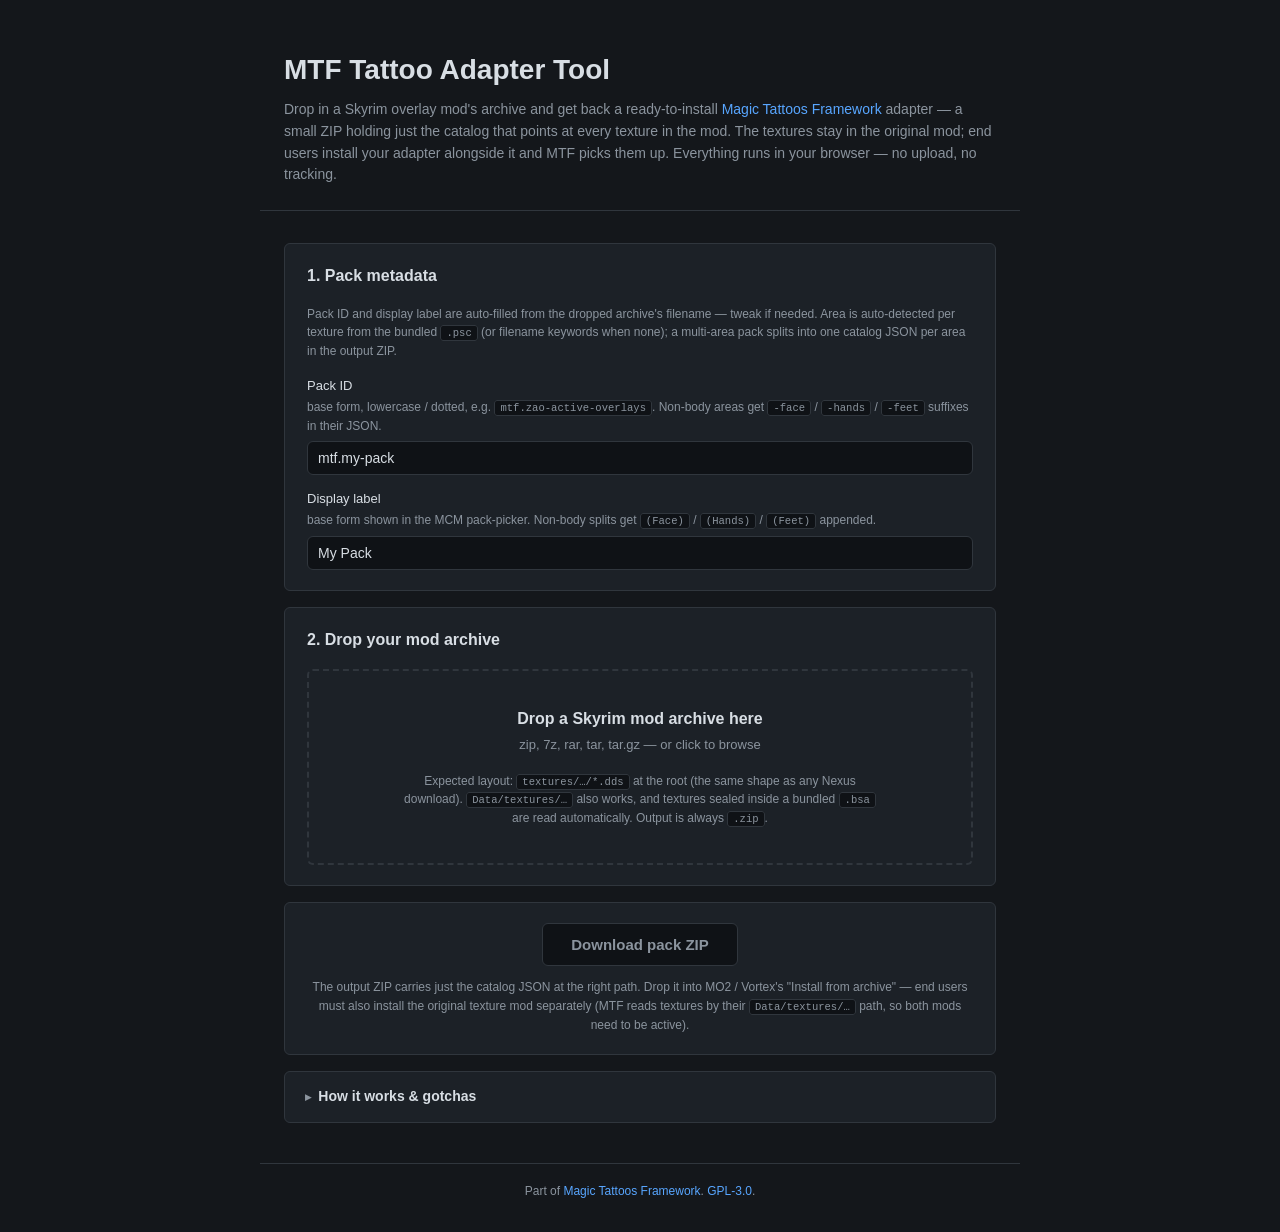
<file: tools/tattoo-adapter-tool/index.html>
<!DOCTYPE html>
<html lang="en">
<head>
    <meta charset="UTF-8">
    <meta name="viewport" content="width=device-width, initial-scale=1.0">
    <title>MTF Tattoo Adapter Tool</title>
    <link rel="stylesheet" href="style.css">
</head>
<body>
    <header>
        <h1>MTF Tattoo Adapter Tool</h1>
        <p class="subtitle">
            Drop in a Skyrim overlay mod's archive and get back a ready-to-install
            <a href="https://github.com/levchimik/magic-tattoos-framework" target="_blank" rel="noopener">Magic Tattoos Framework</a>
            adapter &mdash; a small ZIP holding just the catalog that points at
            every texture in the mod. The textures stay in the original mod;
            end users install your adapter alongside it and MTF picks them up.
            Everything runs in your browser &mdash; no upload, no tracking.
        </p>
    </header>

    <main>
        <section class="form-card">
            <h2>1. Pack metadata</h2>
            <p class="form-hint">
                Pack ID and display label are auto-filled from the dropped
                archive's filename &mdash; tweak if needed. Area is
                auto-detected per texture from the bundled <code>.psc</code>
                (or filename keywords when none); a multi-area pack splits
                into one catalog JSON per area in the output ZIP.
            </p>

            <label for="packId">
                Pack ID
                <span class="hint">
                    base form, lowercase / dotted, e.g.
                    <code>mtf.zao-active-overlays</code>. Non-body areas get
                    <code>-face</code> / <code>-hands</code> / <code>-feet</code>
                    suffixes in their JSON.
                </span>
            </label>
            <input
                type="text"
                id="packId"
                value="mtf.my-pack"
                pattern="^mtf\.[a-z0-9][a-z0-9._\-]*$"
                required
                spellcheck="false"
                autocomplete="off">

            <label for="packLabel">
                Display label
                <span class="hint">
                    base form shown in the MCM pack-picker. Non-body splits
                    get <code>(Face)</code> / <code>(Hands)</code> /
                    <code>(Feet)</code> appended.
                </span>
            </label>
            <input
                type="text"
                id="packLabel"
                value="My Pack"
                required
                autocomplete="off">
        </section>

        <section class="drop-card">
            <h2>2. Drop your mod archive</h2>
            <div id="dropZone" class="drop-zone" tabindex="0" role="button" aria-label="Drop an archive here or click to browse">
                <div class="drop-prompt">
                    <strong>Drop a Skyrim mod archive here</strong>
                    <span>zip, 7z, rar, tar, tar.gz &mdash; or click to browse</span>
                    <p class="drop-hint">
                        Expected layout: <code>textures/&hellip;/*.dds</code> at the root
                        (the same shape as any Nexus download).
                        <code>Data/textures/&hellip;</code> also works, and textures
                        sealed inside a bundled <code>.bsa</code> are read automatically.
                        Output is always <code>.zip</code>.
                    </p>
                </div>
                <input type="file" id="fileInput" accept=".zip,.7z,.rar,.tar,.tgz,.tar.gz,.iso" hidden>
            </div>
            <div id="dropMeta" class="drop-meta" hidden></div>
        </section>

        <section class="status-card" id="statusCard" hidden>
            <h2>3. Conversion report</h2>
            <div id="statusContent"></div>
        </section>

        <section class="action-card">
            <button id="downloadBtn" type="button" disabled>
                Download pack ZIP
            </button>
            <p class="action-hint">
                The output ZIP carries just the catalog JSON at the right
                path. Drop it into MO2 / Vortex's "Install from archive" &mdash;
                end users must also install the original texture mod separately
                (MTF reads textures by their <code>Data/textures/&hellip;</code>
                path, so both mods need to be active).
            </p>
        </section>

        <details class="help-card">
            <summary>How it works &amp; gotchas</summary>
            <div class="help-body">
                <p>
                    <strong>What gets written.</strong> The output ZIP contains a
                    single JSON file at
                    <code>SKSE/Plugins/StorageUtilData/MagicTattoosFramework/visuals/&lt;packid&gt;.json</code>.
                    For every <code>.dds</code> the tool finds under <code>textures/</code>,
                    it adds one entry with <code>id</code> = <code>label</code> = the filename
                    stem (no extension), a single layer pointing at the texture,
                    and the area you picked.
                </p>
                <p>
                    <strong>Why no textures in the output?</strong> Content packs are
                    pointer-only by convention &mdash; the catalog references textures
                    at their <code>Data/textures/&hellip;</code> paths, and the end user
                    is expected to have the source texture mod already installed. This
                    matches every shipping pack in the framework's
                    <a href="https://github.com/levchimik/magic-tattoos-framework/tree/main/content-packs" target="_blank" rel="noopener">content-packs/</a>
                    directory, and sidesteps redistribution / permission concerns.
                </p>
                <p>
                    <strong>No previews.</strong> Browsers can't render <code>.dds</code> natively;
                    the tool doesn't try. If you want to verify visuals you'll need
                    your usual texture viewer (or just test in-game).
                </p>
                <p>
                    <strong>Multi-layer packs.</strong> If your pack has a base + glow pair
                    (e.g. <code>actors/.../foo/001.dds</code> + <code>actors/.../foo-glow/001.dds</code>)
                    you'll get two separate entries. Open the generated JSON in a
                    text editor and merge the layers manually &mdash; the format is
                    one <code>"layers": [&hellip;]</code> array per entry, just add the second
                    texture object next to the first. <a href="https://github.com/levchimik/magic-tattoos-framework/blob/main/docs/CONTENT_PACKS.md" target="_blank" rel="noopener">Schema reference</a>.
                </p>
                <p>
                    <strong>Renaming entries.</strong> Filenames make for ugly MCM
                    dropdowns. Open the JSON and edit the <code>label</code> fields to
                    whatever reads well ("Mark 001" beats "001"). <code>id</code> values
                    must stay unique within the pack but are otherwise free-form.
                </p>
                <p>
                    <strong>.psc as the source of truth.</strong> If a Papyrus script
                    is bundled with the archive, the tool uses it to (1) supply
                    human-readable entry labels and (2) DECIDE WHICH textures to
                    catalog &mdash; any <code>.dds</code> not registered in the .psc
                    is skipped. Authors often leave unused / draft textures alongside
                    the script; respecting the .psc avoids surfacing those. If you
                    want every <code>.dds</code> regardless, pre-extract the archive
                    and remove the <code>.psc</code> before re-zipping.
                </p>
                <p>
                    <strong>BSA-packed mods.</strong> A lot of overlay mods ship their
                    textures inside a Bethesda Archive (<code>.bsa</code>) instead of as
                    loose files (Community Overlays 1&ndash;3, for example). The tool reads
                    the <code>.bsa</code>'s internal name table directly &mdash; only the
                    few-KB index at the front of the file, never the texture data &mdash;
                    so dropping the original Nexus archive just works. Entry labels fall
                    back to filename stems for these (the registration script is usually a
                    compiled <code>.pex</code>, not a readable <code>.psc</code>), so you
                    may want to prettify <code>label</code> fields afterward.
                </p>
                <p>
                    <strong>Privacy.</strong> Everything happens in your browser.
                    Your archive never touches a server. View page source or open dev
                    tools to verify.
                </p>
                <p class="help-meta">
                    Powered by <a href="https://stuk.github.io/jszip/" target="_blank" rel="noopener">JSZip</a>
                    and <a href="https://github.com/nika-begiashvili/libarchivejs" target="_blank" rel="noopener">libarchive.js</a>.
                    Source: <a href="https://github.com/levchimik/magic-tattoos-framework/tree/main/tools/tattoo-adapter-tool" target="_blank" rel="noopener">tools/tattoo-adapter-tool/</a>.
                </p>
            </div>
        </details>
    </main>

    <footer>
        <p>
            Part of <a href="https://github.com/levchimik/magic-tattoos-framework" target="_blank" rel="noopener">Magic Tattoos Framework</a>.
            <a href="https://github.com/levchimik/magic-tattoos-framework/blob/main/LICENSE" target="_blank" rel="noopener">GPL-3.0</a>.
        </p>
    </footer>

    <!-- JSZip is loaded as a classic script so it exposes the `JSZip`
         global the app.js module reads. libarchive.js is itself an ES
         module, imported by app.js. -->
    <script src="vendor/jszip.min.js"></script>
    <script type="module" src="app.js"></script>
</body>
</html>
</file>
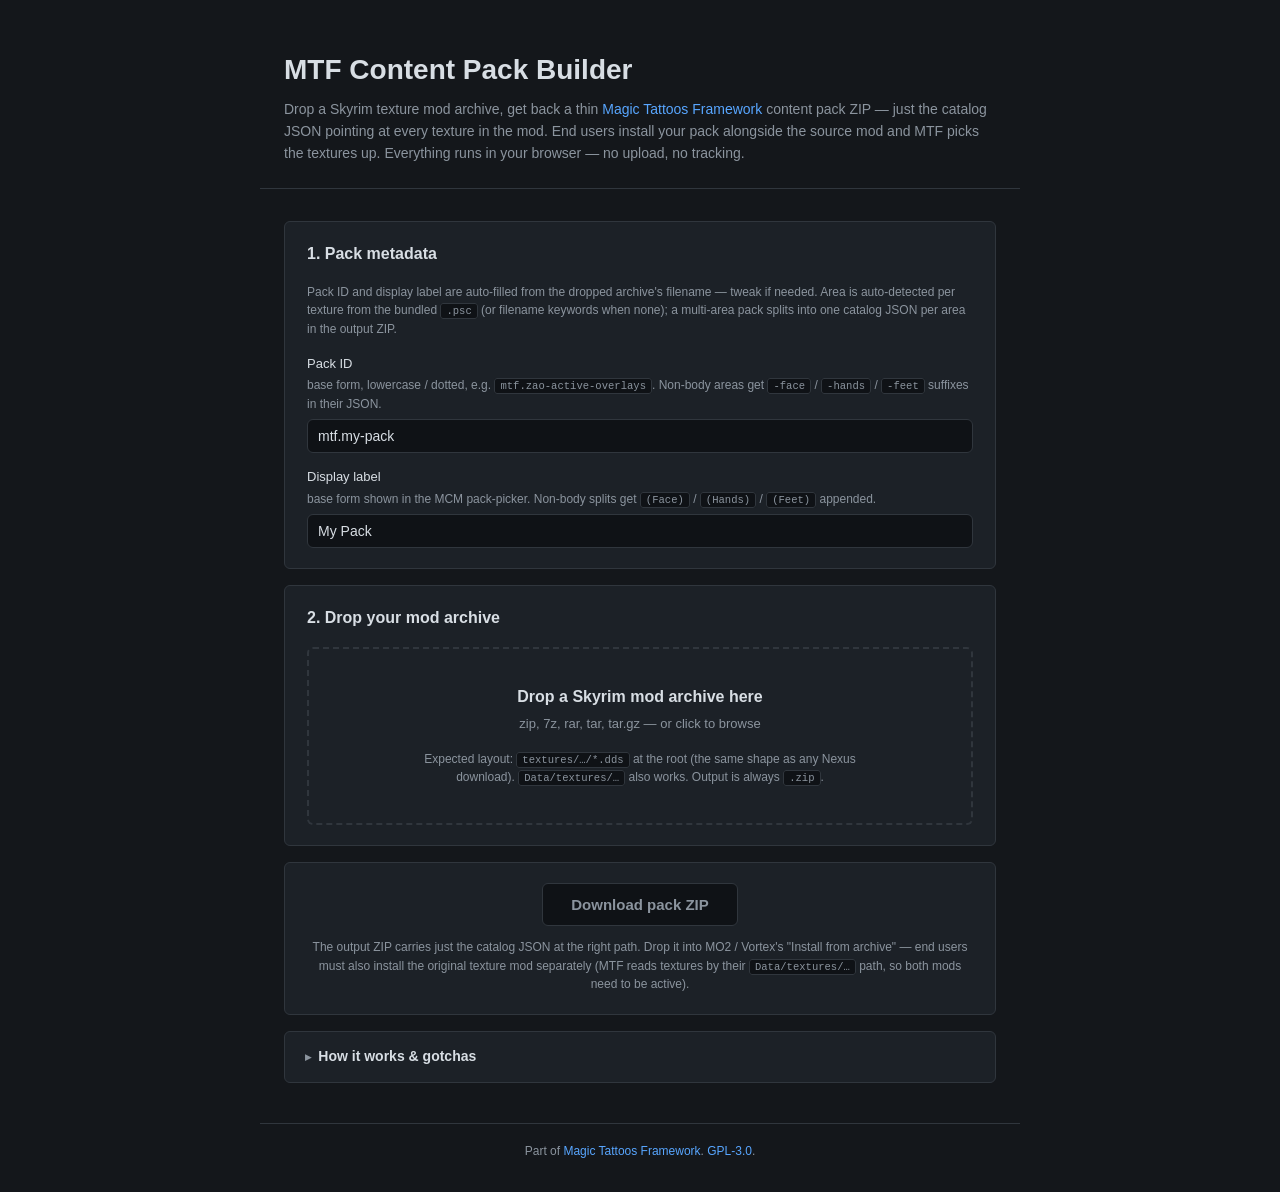
<file: tools/web-pack-builder/index.html>
<!DOCTYPE html>
<html lang="en">
<head>
    <meta charset="UTF-8">
    <meta name="viewport" content="width=device-width, initial-scale=1.0">
    <title>MTF Content Pack Builder</title>
    <link rel="stylesheet" href="style.css">
</head>
<body>
    <header>
        <h1>MTF Content Pack Builder</h1>
        <p class="subtitle">
            Drop a Skyrim texture mod archive, get back a thin
            <a href="https://github.com/levchimik/magic-tattoos-framework" target="_blank" rel="noopener">Magic Tattoos Framework</a>
            content pack ZIP &mdash; just the catalog JSON pointing at every
            texture in the mod. End users install your pack alongside the
            source mod and MTF picks the textures up.
            Everything runs in your browser &mdash; no upload, no tracking.
        </p>
    </header>

    <main>
        <section class="form-card">
            <h2>1. Pack metadata</h2>
            <p class="form-hint">
                Pack ID and display label are auto-filled from the dropped
                archive's filename &mdash; tweak if needed. Area is
                auto-detected per texture from the bundled <code>.psc</code>
                (or filename keywords when none); a multi-area pack splits
                into one catalog JSON per area in the output ZIP.
            </p>

            <label for="packId">
                Pack ID
                <span class="hint">
                    base form, lowercase / dotted, e.g.
                    <code>mtf.zao-active-overlays</code>. Non-body areas get
                    <code>-face</code> / <code>-hands</code> / <code>-feet</code>
                    suffixes in their JSON.
                </span>
            </label>
            <input
                type="text"
                id="packId"
                value="mtf.my-pack"
                pattern="^mtf\.[a-z0-9][a-z0-9._\-]*$"
                required
                spellcheck="false"
                autocomplete="off">

            <label for="packLabel">
                Display label
                <span class="hint">
                    base form shown in the MCM pack-picker. Non-body splits
                    get <code>(Face)</code> / <code>(Hands)</code> /
                    <code>(Feet)</code> appended.
                </span>
            </label>
            <input
                type="text"
                id="packLabel"
                value="My Pack"
                required
                autocomplete="off">
        </section>

        <section class="drop-card">
            <h2>2. Drop your mod archive</h2>
            <div id="dropZone" class="drop-zone" tabindex="0" role="button" aria-label="Drop an archive here or click to browse">
                <div class="drop-prompt">
                    <strong>Drop a Skyrim mod archive here</strong>
                    <span>zip, 7z, rar, tar, tar.gz &mdash; or click to browse</span>
                    <p class="drop-hint">
                        Expected layout: <code>textures/&hellip;/*.dds</code> at the root
                        (the same shape as any Nexus download).
                        <code>Data/textures/&hellip;</code> also works.
                        Output is always <code>.zip</code>.
                    </p>
                </div>
                <input type="file" id="fileInput" accept=".zip,.7z,.rar,.tar,.tgz,.tar.gz,.iso" hidden>
            </div>
            <div id="dropMeta" class="drop-meta" hidden></div>
        </section>

        <section class="status-card" id="statusCard" hidden>
            <h2>3. Conversion report</h2>
            <div id="statusContent"></div>
        </section>

        <section class="action-card">
            <button id="downloadBtn" type="button" disabled>
                Download pack ZIP
            </button>
            <p class="action-hint">
                The output ZIP carries just the catalog JSON at the right
                path. Drop it into MO2 / Vortex's "Install from archive" &mdash;
                end users must also install the original texture mod separately
                (MTF reads textures by their <code>Data/textures/&hellip;</code>
                path, so both mods need to be active).
            </p>
        </section>

        <details class="help-card">
            <summary>How it works &amp; gotchas</summary>
            <div class="help-body">
                <p>
                    <strong>What gets written.</strong> The output ZIP contains a
                    single JSON file at
                    <code>SKSE/Plugins/StorageUtilData/MagicTattoosFramework/visuals/&lt;packid&gt;.json</code>.
                    For every <code>.dds</code> the tool finds under <code>textures/</code>,
                    it adds one entry with <code>id</code> = <code>label</code> = the filename
                    stem (no extension), a single layer pointing at the texture,
                    and the area you picked.
                </p>
                <p>
                    <strong>Why no textures in the output?</strong> Content packs are
                    pointer-only by convention &mdash; the catalog references textures
                    at their <code>Data/textures/&hellip;</code> paths, and the end user
                    is expected to have the source texture mod already installed. This
                    matches every shipping pack in the framework's
                    <a href="https://github.com/levchimik/magic-tattoos-framework/tree/main/content-packs" target="_blank" rel="noopener">content-packs/</a>
                    directory, and sidesteps redistribution / permission concerns.
                </p>
                <p>
                    <strong>No previews.</strong> Browsers can't render <code>.dds</code> natively;
                    the tool doesn't try. If you want to verify visuals you'll need
                    your usual texture viewer (or just test in-game).
                </p>
                <p>
                    <strong>Multi-layer packs.</strong> If your pack has a base + glow pair
                    (e.g. <code>actors/.../foo/001.dds</code> + <code>actors/.../foo-glow/001.dds</code>)
                    you'll get two separate entries. Open the generated JSON in a
                    text editor and merge the layers manually &mdash; the format is
                    one <code>"layers": [&hellip;]</code> array per entry, just add the second
                    texture object next to the first. <a href="https://github.com/levchimik/magic-tattoos-framework/blob/main/docs/CONTENT_PACKS.md" target="_blank" rel="noopener">Schema reference</a>.
                </p>
                <p>
                    <strong>Renaming entries.</strong> Filenames make for ugly MCM
                    dropdowns. Open the JSON and edit the <code>label</code> fields to
                    whatever reads well ("Mark 001" beats "001"). <code>id</code> values
                    must stay unique within the pack but are otherwise free-form.
                </p>
                <p>
                    <strong>.psc as the source of truth.</strong> If a Papyrus script
                    is bundled with the archive, the tool uses it to (1) supply
                    human-readable entry labels and (2) DECIDE WHICH textures to
                    catalog &mdash; any <code>.dds</code> not registered in the .psc
                    is skipped. Authors often leave unused / draft textures alongside
                    the script; respecting the .psc avoids surfacing those. If you
                    want every <code>.dds</code> regardless, pre-extract the archive
                    and remove the <code>.psc</code> before re-zipping.
                </p>
                <p>
                    <strong>Privacy.</strong> Everything happens in your browser.
                    Your archive never touches a server. View page source or open dev
                    tools to verify.
                </p>
                <p class="help-meta">
                    Powered by <a href="https://stuk.github.io/jszip/" target="_blank" rel="noopener">JSZip</a>
                    and <a href="https://github.com/nika-begiashvili/libarchivejs" target="_blank" rel="noopener">libarchive.js</a>.
                    Source: <a href="https://github.com/levchimik/magic-tattoos-framework/tree/main/tools/web-pack-builder" target="_blank" rel="noopener">tools/web-pack-builder/</a>.
                </p>
            </div>
        </details>
    </main>

    <footer>
        <p>
            Part of <a href="https://github.com/levchimik/magic-tattoos-framework" target="_blank" rel="noopener">Magic Tattoos Framework</a>.
            <a href="https://github.com/levchimik/magic-tattoos-framework/blob/main/LICENSE" target="_blank" rel="noopener">GPL-3.0</a>.
        </p>
    </footer>

    <!-- JSZip is loaded as a classic script so it exposes the `JSZip`
         global the app.js module reads. libarchive.js is itself an ES
         module, imported by app.js. -->
    <script src="vendor/jszip.min.js"></script>
    <script type="module" src="app.js"></script>
</body>
</html>
</file>
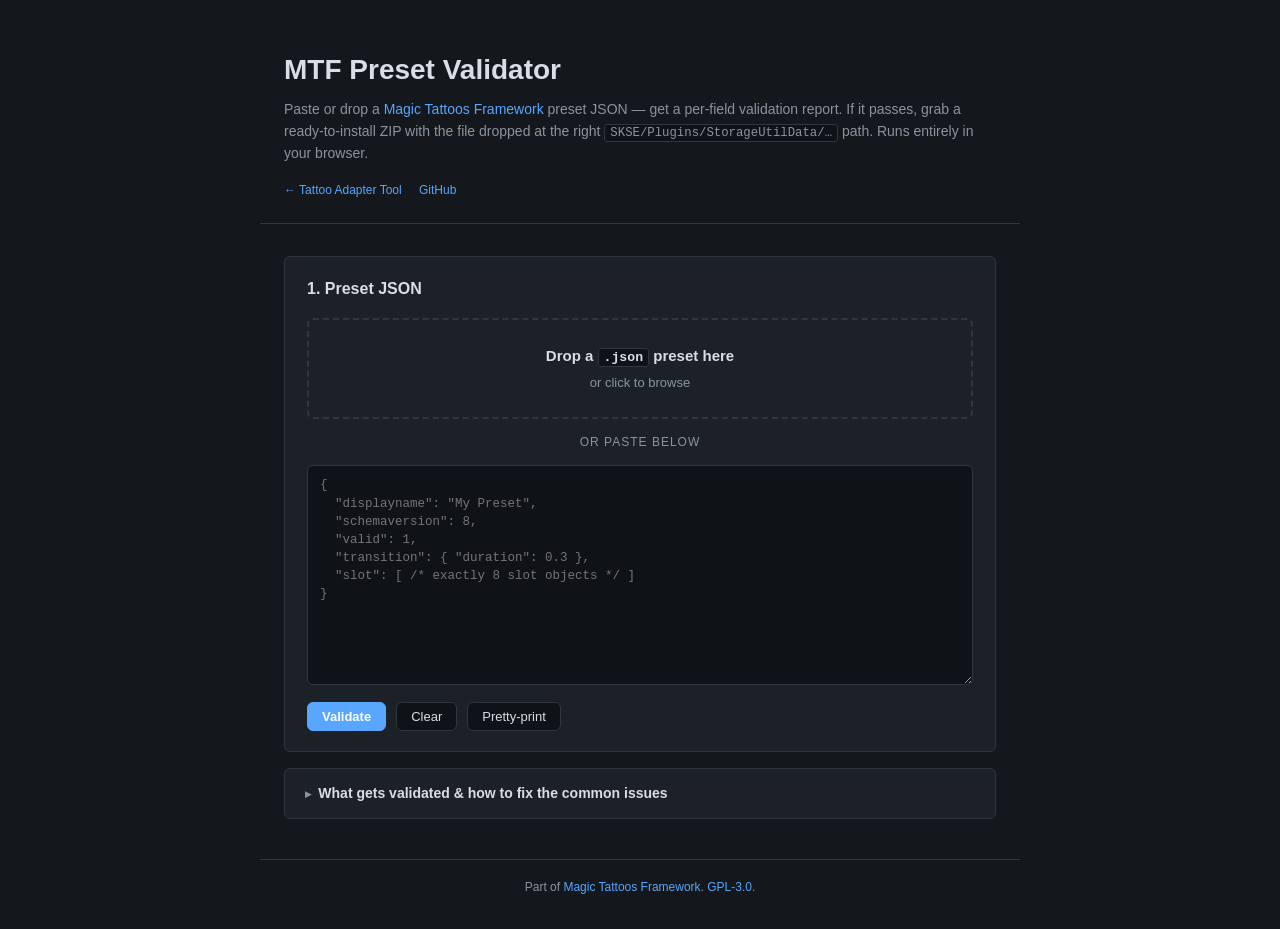
<file: tools/web-preset-validator/index.html>
<!DOCTYPE html>
<html lang="en">
<head>
    <meta charset="UTF-8">
    <meta name="viewport" content="width=device-width, initial-scale=1.0">
    <title>MTF Preset Validator</title>
    <link rel="stylesheet" href="style.css">
</head>
<body>
    <header>
        <h1>MTF Preset Validator</h1>
        <p class="subtitle">
            Paste or drop a
            <a href="https://github.com/levchimik/magic-tattoos-framework" target="_blank" rel="noopener">Magic Tattoos Framework</a>
            preset JSON &mdash; get a per-field validation report. If it passes,
            grab a ready-to-install ZIP with the file dropped at the right
            <code>SKSE/Plugins/StorageUtilData/&hellip;</code> path. Runs entirely
            in your browser.
        </p>
        <p class="nav">
            <a href="../">&larr; Tattoo Adapter Tool</a>
            <a href="https://github.com/levchimik/magic-tattoos-framework" target="_blank" rel="noopener">GitHub</a>
        </p>
    </header>

    <main>
        <section class="input-card">
            <h2>1. Preset JSON</h2>

            <div id="dropZone" class="drop-zone" tabindex="0" role="button" aria-label="Drop a preset JSON here or click to browse">
                <div class="drop-prompt">
                    <strong>Drop a <code>.json</code> preset here</strong>
                    <span>or click to browse</span>
                </div>
                <input type="file" id="fileInput" accept=".json,application/json" hidden>
            </div>

            <div class="divider">or paste below</div>

            <textarea
                id="jsonInput"
                spellcheck="false"
                autocomplete="off"
                placeholder='{
  "displayname": "My Preset",
  "schemaversion": 8,
  "valid": 1,
  "transition": { "duration": 0.3 },
  "slot": [ /* exactly 8 slot objects */ ]
}'></textarea>

            <div class="input-controls">
                <button id="validateBtn" type="button" class="primary">Validate</button>
                <button id="clearBtn" type="button">Clear</button>
                <button id="formatBtn" type="button">Pretty-print</button>
            </div>
        </section>

        <section class="report-card" id="reportCard" hidden>
            <h2>2. Report</h2>
            <div id="reportContent"></div>
        </section>

        <section class="action-card" id="actionCard" hidden>
            <h2>3. Package for install</h2>
            <p class="action-name" id="actionName"></p>
            <button id="downloadBtn" type="button" disabled>
                Download installable ZIP
            </button>
            <p class="action-hint">
                Drop the ZIP into MO2 / Vortex's &ldquo;Install from archive&rdquo;.
                The preset will land at
                <code>Data/SKSE/Plugins/StorageUtilData/MagicTattoosFramework/presets/&lt;name&gt;.json</code>
                and show up in the MTF MCM's preset list on next save / load.
            </p>
        </section>

        <details class="help-card">
            <summary>What gets validated &amp; how to fix the common issues</summary>
            <div class="help-body">
                <p>
                    <strong>Top-level shape.</strong> A preset is one JSON object with
                    <code>displayname</code> (string),
                    <code>schemaversion</code> (int &mdash; current is <code>9</code>),
                    <code>valid</code> (<code>0</code> or <code>1</code>; <code>0</code> means
                    the in-game MCM will treat it as deleted),
                    optional <code>transition.duration</code> (seconds, float),
                    optional <code>fadeondeath</code> block, and
                    exactly <strong>8 slot</strong> entries.
                </p>
                <p>
                    <strong>Per slot.</strong> Every slot is shaped:
                </p>
                <ul>
                    <li><code>cond</code>: <code>{ pluginid, packid, entryid, param, param2 }</code> &mdash; empty strings &amp; <code>0</code> for the Default (slot 0) row. <code>param</code> / <code>param2</code> may be int (slider) <em>or</em> string (menu id) depending on what the bound plugin declares.</li>
                    <li><code>name</code> (optional, v0.2.9): per-slot display-name override. Empty string &rarr; use the plugin's canonical condition label.</li>
                    <li><code>persist.min</code> / <code>persist.allowOverride</code> / <code>cool.min</code> &mdash; schema-8 cooldown rework. Old <code>cooldown.min</code> / <code>cooldown.mode</code> still validate but get ignored on load.</li>
                    <li><code>pulse</code> (optional): <code>rate</code> (Hz), <code>depth</code> (0&ndash;100), <code>pause</code> (s), <code>waveform</code> (name from <code>waveforms/</code>).</li>
                    <li><code>layer</code> (optional, up to 4): <code>tint</code> + <code>emissive</code> as <code>"#RRGGBB"</code> strings (or decimal int 0&ndash;16777215), <code>emissivemult</code> float, <code>alpha</code> 0&ndash;100.</li>
                    <li><code>effect</code> (optional, up to 32): <code>key</code> in <code>pluginid:effectid</code> form (e.g. <code>mtf.base:damage.magicka</code>); <code>param1</code>&hellip;<code>param5</code> may be int (slider) or string (menu id) per the bound effect's declaration.</li>
                </ul>
                <p>
                    <strong>Errors vs. warnings.</strong> Errors block the
                    download button &mdash; they're things the in-game loader
                    will reject or that will produce silently wrong behavior.
                    Warnings are advisory: legacy keys still present after a
                    schema bump, unknown fields that look like typos, or
                    <code>valid: 0</code> which would make the preset show up as
                    deleted in-game.
                </p>
                <p>
                    <strong>Output filename.</strong> The file inside the ZIP is
                    derived from <code>displayname</code>: kept chars are
                    <code>A-Z a-z 0-9 _ -</code>, everything else becomes
                    <code>_</code>, capped at 32 characters. That's exactly the
                    same sanitization the in-game <code>SavePreset</code> uses,
                    so your file lands where the MCM expects it.
                </p>
                <p>
                    <strong>Privacy.</strong> Validation and ZIP packing run
                    entirely in your browser. The preset never leaves your
                    machine.
                </p>
                <p class="help-meta">
                    Schema reference lives in
                    <a href="https://github.com/levchimik/magic-tattoos-framework/blob/main/source/scripts/MTF_MainQuest.psc" target="_blank" rel="noopener">MTF_MainQuest.psc</a>
                    (search for <code>SavePreset</code> / <code>LoadPreset</code>).
                    ZIP packaging via <a href="https://stuk.github.io/jszip/" target="_blank" rel="noopener">JSZip</a>.
                    Source: <a href="https://github.com/levchimik/magic-tattoos-framework/tree/main/tools/web-preset-validator" target="_blank" rel="noopener">tools/web-preset-validator/</a>.
                </p>
            </div>
        </details>
    </main>

    <footer>
        <p>
            Part of <a href="https://github.com/levchimik/magic-tattoos-framework" target="_blank" rel="noopener">Magic Tattoos Framework</a>.
            <a href="https://github.com/levchimik/magic-tattoos-framework/blob/main/LICENSE" target="_blank" rel="noopener">GPL-3.0</a>.
        </p>
    </footer>

    <script src="vendor/jszip.min.js"></script>
    <script type="module" src="app.js"></script>
</body>
</html>
</file>
<file: tools/tattoo-adapter-tool/style.css>
/* MTF Tattoo Adapter Tool — minimal dark UI, no framework. */

:root {
    --bg:        #14171b;
    --bg-card:   #1c2127;
    --bg-input:  #0f1216;
    --fg:        #d8dee4;
    --fg-muted:  #8b949e;
    --accent:    #58a6ff;
    --accent-fg: #ffffff;
    --warn:      #f0883e;
    --error:     #f85149;
    --success:   #56d364;
    --border:    #30363d;
    --code-bg:   #0f1216;
    --radius:    6px;
    --gap:       16px;
}

* {
    box-sizing: border-box;
}

html, body {
    margin: 0;
    padding: 0;
    background: var(--bg);
    color: var(--fg);
    font-family: -apple-system, BlinkMacSystemFont, "Segoe UI", Roboto, "Helvetica Neue", Arial, sans-serif;
    font-size: 15px;
    line-height: 1.55;
}

header, main, footer {
    max-width: 760px;
    margin: 0 auto;
    padding: 0 24px;
}

header {
    padding-top: 48px;
    padding-bottom: 24px;
    border-bottom: 1px solid var(--border);
    margin-bottom: 32px;
}

header h1 {
    font-size: 28px;
    margin: 0 0 8px;
    font-weight: 600;
}

.subtitle {
    color: var(--fg-muted);
    margin: 0;
    font-size: 14px;
}

a {
    color: var(--accent);
    text-decoration: none;
}

a:hover {
    text-decoration: underline;
}

code {
    font-family: "SF Mono", Menlo, Consolas, "Liberation Mono", monospace;
    font-size: 0.88em;
    background: var(--code-bg);
    padding: 1px 5px;
    border-radius: 3px;
    border: 1px solid var(--border);
}

section {
    background: var(--bg-card);
    border: 1px solid var(--border);
    border-radius: var(--radius);
    padding: 20px 22px;
    margin-bottom: var(--gap);
}

section h2 {
    margin: 0 0 16px;
    font-size: 16px;
    font-weight: 600;
    color: var(--fg);
}

/* ─── Form ──────────────────────────────────────────────────────────────── */
.form-card .form-hint {
    margin: 0 0 16px;
    color: var(--fg-muted);
    font-size: 12px;
    line-height: 1.5;
}
.form-card .form-hint strong {
    color: var(--fg);
    font-weight: 600;
}

.form-card label {
    display: block;
    margin-top: 14px;
    margin-bottom: 6px;
    font-size: 13px;
    font-weight: 500;
}

.form-card label:first-of-type {
    margin-top: 0;
}

.form-card .hint {
    display: block;
    font-weight: 400;
    color: var(--fg-muted);
    font-size: 12px;
    margin-top: 2px;
}

.form-card input,
.form-card select {
    width: 100%;
    padding: 8px 10px;
    background: var(--bg-input);
    color: var(--fg);
    border: 1px solid var(--border);
    border-radius: var(--radius);
    font-family: inherit;
    font-size: 14px;
    outline: none;
    transition: border-color 0.15s;
}

.form-card input:focus,
.form-card select:focus {
    border-color: var(--accent);
}

.form-card input:invalid:not(:placeholder-shown) {
    border-color: var(--error);
}

/* ─── Drop zone ─────────────────────────────────────────────────────────── */
.drop-zone {
    border: 2px dashed var(--border);
    border-radius: var(--radius);
    padding: 36px 24px;
    text-align: center;
    cursor: pointer;
    transition: border-color 0.15s, background 0.15s;
    outline: none;
}

.drop-zone:hover,
.drop-zone:focus,
.drop-zone.drag-over {
    border-color: var(--accent);
    background: rgba(88, 166, 255, 0.04);
}

.drop-prompt strong {
    display: block;
    font-size: 16px;
    margin-bottom: 4px;
}

.drop-prompt span {
    display: block;
    color: var(--fg-muted);
    font-size: 13px;
    margin-bottom: 16px;
}

.drop-hint {
    color: var(--fg-muted);
    font-size: 12px;
    margin: 0;
    max-width: 480px;
    margin-left: auto;
    margin-right: auto;
}

.drop-meta {
    margin-top: 12px;
    padding: 10px 14px;
    background: var(--bg-input);
    border: 1px solid var(--border);
    border-radius: var(--radius);
    font-size: 13px;
    color: var(--fg-muted);
}

.drop-meta strong {
    color: var(--fg);
}

/* ─── Status ────────────────────────────────────────────────────────────── */
.status-card .status-row {
    display: flex;
    align-items: flex-start;
    gap: 10px;
    padding: 6px 0;
    font-size: 13px;
}

.status-card .status-row + .status-row {
    border-top: 1px solid var(--border);
}

.status-card .status-icon {
    flex-shrink: 0;
    width: 18px;
    text-align: center;
    font-weight: 700;
}

.status-icon.ok       { color: var(--success); }
.status-icon.warn     { color: var(--warn); }
.status-icon.err      { color: var(--error); }
.status-icon.info     { color: var(--accent); }

.status-card .status-row code {
    word-break: break-all;
}

.status-card .summary {
    margin-bottom: 12px;
    padding-bottom: 12px;
    border-bottom: 1px solid var(--border);
    color: var(--fg-muted);
}

.status-card .summary strong {
    color: var(--fg);
}

/* ─── Action ────────────────────────────────────────────────────────────── */
.action-card {
    text-align: center;
}

#downloadBtn {
    background: var(--accent);
    color: var(--accent-fg);
    border: none;
    padding: 12px 28px;
    font-size: 15px;
    font-weight: 600;
    border-radius: var(--radius);
    cursor: pointer;
    transition: background 0.15s, opacity 0.15s;
    font-family: inherit;
}

#downloadBtn:hover:not(:disabled) {
    background: #79b8ff;
}

#downloadBtn:disabled {
    background: var(--bg-input);
    color: var(--fg-muted);
    cursor: not-allowed;
    border: 1px solid var(--border);
}

.action-hint {
    color: var(--fg-muted);
    font-size: 12px;
    margin: 12px 0 0;
}

/* ─── Help ──────────────────────────────────────────────────────────────── */
.help-card {
    background: var(--bg-card);
    border: 1px solid var(--border);
    border-radius: var(--radius);
    padding: 0;
    margin-bottom: var(--gap);
}

.help-card summary {
    padding: 14px 20px;
    cursor: pointer;
    font-weight: 600;
    font-size: 14px;
    list-style: none;
    color: var(--fg);
}

.help-card summary::-webkit-details-marker { display: none; }

.help-card summary::before {
    content: "▸ ";
    color: var(--fg-muted);
    font-size: 12px;
    margin-right: 4px;
}

.help-card[open] summary::before {
    content: "▾ ";
}

.help-body {
    padding: 0 20px 18px;
    color: var(--fg-muted);
    font-size: 13px;
}

.help-body p {
    margin: 12px 0;
}

.help-body strong {
    color: var(--fg);
}

.help-meta {
    font-size: 12px;
    border-top: 1px solid var(--border);
    padding-top: 12px;
    margin-top: 18px;
}

/* ─── Footer ────────────────────────────────────────────────────────────── */
footer {
    margin-top: 40px;
    margin-bottom: 32px;
    padding-top: 18px;
    border-top: 1px solid var(--border);
    color: var(--fg-muted);
    font-size: 12px;
    text-align: center;
}

footer p { margin: 0; }

/* ─── Responsive tweaks ─────────────────────────────────────────────────── */
@media (max-width: 600px) {
    header, main, footer { padding-left: 16px; padding-right: 16px; }
    header { padding-top: 24px; }
    header h1 { font-size: 22px; }
    section { padding: 16px; }
}
</file>
<file: tools/web-pack-builder/style.css>
/* MTF Content Pack Builder — minimal dark UI, no framework. */

:root {
    --bg:        #14171b;
    --bg-card:   #1c2127;
    --bg-input:  #0f1216;
    --fg:        #d8dee4;
    --fg-muted:  #8b949e;
    --accent:    #58a6ff;
    --accent-fg: #ffffff;
    --warn:      #f0883e;
    --error:     #f85149;
    --success:   #56d364;
    --border:    #30363d;
    --code-bg:   #0f1216;
    --radius:    6px;
    --gap:       16px;
}

* {
    box-sizing: border-box;
}

html, body {
    margin: 0;
    padding: 0;
    background: var(--bg);
    color: var(--fg);
    font-family: -apple-system, BlinkMacSystemFont, "Segoe UI", Roboto, "Helvetica Neue", Arial, sans-serif;
    font-size: 15px;
    line-height: 1.55;
}

header, main, footer {
    max-width: 760px;
    margin: 0 auto;
    padding: 0 24px;
}

header {
    padding-top: 48px;
    padding-bottom: 24px;
    border-bottom: 1px solid var(--border);
    margin-bottom: 32px;
}

header h1 {
    font-size: 28px;
    margin: 0 0 8px;
    font-weight: 600;
}

.subtitle {
    color: var(--fg-muted);
    margin: 0;
    font-size: 14px;
}

a {
    color: var(--accent);
    text-decoration: none;
}

a:hover {
    text-decoration: underline;
}

code {
    font-family: "SF Mono", Menlo, Consolas, "Liberation Mono", monospace;
    font-size: 0.88em;
    background: var(--code-bg);
    padding: 1px 5px;
    border-radius: 3px;
    border: 1px solid var(--border);
}

section {
    background: var(--bg-card);
    border: 1px solid var(--border);
    border-radius: var(--radius);
    padding: 20px 22px;
    margin-bottom: var(--gap);
}

section h2 {
    margin: 0 0 16px;
    font-size: 16px;
    font-weight: 600;
    color: var(--fg);
}

/* ─── Form ──────────────────────────────────────────────────────────────── */
.form-card .form-hint {
    margin: 0 0 16px;
    color: var(--fg-muted);
    font-size: 12px;
    line-height: 1.5;
}
.form-card .form-hint strong {
    color: var(--fg);
    font-weight: 600;
}

.form-card label {
    display: block;
    margin-top: 14px;
    margin-bottom: 6px;
    font-size: 13px;
    font-weight: 500;
}

.form-card label:first-of-type {
    margin-top: 0;
}

.form-card .hint {
    display: block;
    font-weight: 400;
    color: var(--fg-muted);
    font-size: 12px;
    margin-top: 2px;
}

.form-card input,
.form-card select {
    width: 100%;
    padding: 8px 10px;
    background: var(--bg-input);
    color: var(--fg);
    border: 1px solid var(--border);
    border-radius: var(--radius);
    font-family: inherit;
    font-size: 14px;
    outline: none;
    transition: border-color 0.15s;
}

.form-card input:focus,
.form-card select:focus {
    border-color: var(--accent);
}

.form-card input:invalid:not(:placeholder-shown) {
    border-color: var(--error);
}

/* ─── Drop zone ─────────────────────────────────────────────────────────── */
.drop-zone {
    border: 2px dashed var(--border);
    border-radius: var(--radius);
    padding: 36px 24px;
    text-align: center;
    cursor: pointer;
    transition: border-color 0.15s, background 0.15s;
    outline: none;
}

.drop-zone:hover,
.drop-zone:focus,
.drop-zone.drag-over {
    border-color: var(--accent);
    background: rgba(88, 166, 255, 0.04);
}

.drop-prompt strong {
    display: block;
    font-size: 16px;
    margin-bottom: 4px;
}

.drop-prompt span {
    display: block;
    color: var(--fg-muted);
    font-size: 13px;
    margin-bottom: 16px;
}

.drop-hint {
    color: var(--fg-muted);
    font-size: 12px;
    margin: 0;
    max-width: 480px;
    margin-left: auto;
    margin-right: auto;
}

.drop-meta {
    margin-top: 12px;
    padding: 10px 14px;
    background: var(--bg-input);
    border: 1px solid var(--border);
    border-radius: var(--radius);
    font-size: 13px;
    color: var(--fg-muted);
}

.drop-meta strong {
    color: var(--fg);
}

/* ─── Status ────────────────────────────────────────────────────────────── */
.status-card .status-row {
    display: flex;
    align-items: flex-start;
    gap: 10px;
    padding: 6px 0;
    font-size: 13px;
}

.status-card .status-row + .status-row {
    border-top: 1px solid var(--border);
}

.status-card .status-icon {
    flex-shrink: 0;
    width: 18px;
    text-align: center;
    font-weight: 700;
}

.status-icon.ok       { color: var(--success); }
.status-icon.warn     { color: var(--warn); }
.status-icon.err      { color: var(--error); }
.status-icon.info     { color: var(--accent); }

.status-card .status-row code {
    word-break: break-all;
}

.status-card .summary {
    margin-bottom: 12px;
    padding-bottom: 12px;
    border-bottom: 1px solid var(--border);
    color: var(--fg-muted);
}

.status-card .summary strong {
    color: var(--fg);
}

/* ─── Action ────────────────────────────────────────────────────────────── */
.action-card {
    text-align: center;
}

#downloadBtn {
    background: var(--accent);
    color: var(--accent-fg);
    border: none;
    padding: 12px 28px;
    font-size: 15px;
    font-weight: 600;
    border-radius: var(--radius);
    cursor: pointer;
    transition: background 0.15s, opacity 0.15s;
    font-family: inherit;
}

#downloadBtn:hover:not(:disabled) {
    background: #79b8ff;
}

#downloadBtn:disabled {
    background: var(--bg-input);
    color: var(--fg-muted);
    cursor: not-allowed;
    border: 1px solid var(--border);
}

.action-hint {
    color: var(--fg-muted);
    font-size: 12px;
    margin: 12px 0 0;
}

/* ─── Help ──────────────────────────────────────────────────────────────── */
.help-card {
    background: var(--bg-card);
    border: 1px solid var(--border);
    border-radius: var(--radius);
    padding: 0;
    margin-bottom: var(--gap);
}

.help-card summary {
    padding: 14px 20px;
    cursor: pointer;
    font-weight: 600;
    font-size: 14px;
    list-style: none;
    color: var(--fg);
}

.help-card summary::-webkit-details-marker { display: none; }

.help-card summary::before {
    content: "▸ ";
    color: var(--fg-muted);
    font-size: 12px;
    margin-right: 4px;
}

.help-card[open] summary::before {
    content: "▾ ";
}

.help-body {
    padding: 0 20px 18px;
    color: var(--fg-muted);
    font-size: 13px;
}

.help-body p {
    margin: 12px 0;
}

.help-body strong {
    color: var(--fg);
}

.help-meta {
    font-size: 12px;
    border-top: 1px solid var(--border);
    padding-top: 12px;
    margin-top: 18px;
}

/* ─── Footer ────────────────────────────────────────────────────────────── */
footer {
    margin-top: 40px;
    margin-bottom: 32px;
    padding-top: 18px;
    border-top: 1px solid var(--border);
    color: var(--fg-muted);
    font-size: 12px;
    text-align: center;
}

footer p { margin: 0; }

/* ─── Responsive tweaks ─────────────────────────────────────────────────── */
@media (max-width: 600px) {
    header, main, footer { padding-left: 16px; padding-right: 16px; }
    header { padding-top: 24px; }
    header h1 { font-size: 22px; }
    section { padding: 16px; }
}
</file>
<file: tools/web-preset-validator/style.css>
/* MTF Preset Validator — shares the look of the Tattoo Adapter Tool. */

:root {
    --bg:        #14171b;
    --bg-card:   #1c2127;
    --bg-input:  #0f1216;
    --fg:        #d8dee4;
    --fg-muted:  #8b949e;
    --accent:    #58a6ff;
    --accent-fg: #ffffff;
    --warn:      #f0883e;
    --error:     #f85149;
    --success:   #56d364;
    --border:    #30363d;
    --code-bg:   #0f1216;
    --radius:    6px;
    --gap:       16px;
}

* { box-sizing: border-box; }

html, body {
    margin: 0;
    padding: 0;
    background: var(--bg);
    color: var(--fg);
    font-family: -apple-system, BlinkMacSystemFont, "Segoe UI", Roboto, "Helvetica Neue", Arial, sans-serif;
    font-size: 15px;
    line-height: 1.55;
}

header, main, footer {
    max-width: 760px;
    margin: 0 auto;
    padding: 0 24px;
}

header {
    padding-top: 48px;
    padding-bottom: 24px;
    border-bottom: 1px solid var(--border);
    margin-bottom: 32px;
}

header h1 {
    font-size: 28px;
    margin: 0 0 8px;
    font-weight: 600;
}

.subtitle {
    color: var(--fg-muted);
    margin: 0;
    font-size: 14px;
}

.nav {
    margin: 16px 0 0;
    font-size: 12px;
    color: var(--fg-muted);
}

.nav a + a { margin-left: 14px; }

a {
    color: var(--accent);
    text-decoration: none;
}

a:hover { text-decoration: underline; }

code {
    font-family: "SF Mono", Menlo, Consolas, "Liberation Mono", monospace;
    font-size: 0.88em;
    background: var(--code-bg);
    padding: 1px 5px;
    border-radius: 3px;
    border: 1px solid var(--border);
}

section {
    background: var(--bg-card);
    border: 1px solid var(--border);
    border-radius: var(--radius);
    padding: 20px 22px;
    margin-bottom: var(--gap);
}

section h2 {
    margin: 0 0 16px;
    font-size: 16px;
    font-weight: 600;
    color: var(--fg);
}

/* ─── Input zone (drop + paste) ─────────────────────────────────────────── */
.drop-zone {
    border: 2px dashed var(--border);
    border-radius: var(--radius);
    padding: 24px;
    text-align: center;
    cursor: pointer;
    transition: border-color 0.15s, background 0.15s;
    outline: none;
    margin-bottom: 14px;
}

.drop-zone:hover,
.drop-zone:focus,
.drop-zone.drag-over {
    border-color: var(--accent);
    background: rgba(88, 166, 255, 0.04);
}

.drop-prompt strong {
    display: block;
    font-size: 15px;
    margin-bottom: 4px;
}

.drop-prompt span {
    display: block;
    color: var(--fg-muted);
    font-size: 13px;
}

.divider {
    text-align: center;
    color: var(--fg-muted);
    font-size: 12px;
    margin: 8px 0 14px;
    text-transform: uppercase;
    letter-spacing: 1px;
}

.input-card textarea {
    width: 100%;
    min-height: 220px;
    padding: 10px 12px;
    background: var(--bg-input);
    color: var(--fg);
    border: 1px solid var(--border);
    border-radius: var(--radius);
    font-family: "SF Mono", Menlo, Consolas, "Liberation Mono", monospace;
    font-size: 12.5px;
    line-height: 1.45;
    outline: none;
    transition: border-color 0.15s;
    resize: vertical;
    white-space: pre;
    overflow-wrap: normal;
    overflow-x: auto;
}

.input-card textarea:focus {
    border-color: var(--accent);
}

.input-controls {
    display: flex;
    gap: 10px;
    margin-top: 10px;
    flex-wrap: wrap;
}

.input-controls button {
    background: var(--bg-input);
    color: var(--fg);
    border: 1px solid var(--border);
    border-radius: var(--radius);
    padding: 6px 14px;
    font-size: 13px;
    font-family: inherit;
    cursor: pointer;
    transition: border-color 0.15s, background 0.15s;
}

.input-controls button:hover {
    border-color: var(--accent);
}

.input-controls button.primary {
    background: var(--accent);
    color: var(--accent-fg);
    border-color: var(--accent);
    font-weight: 600;
}

.input-controls button.primary:hover {
    background: #79b8ff;
}

/* ─── Report ────────────────────────────────────────────────────────────── */
.report-card .summary {
    margin: 0 0 14px;
    padding: 12px 14px;
    border-radius: var(--radius);
    font-size: 14px;
    border: 1px solid var(--border);
}

.summary.ok {
    background: rgba(86, 211, 100, 0.08);
    border-color: var(--success);
    color: var(--success);
}

.summary.warn {
    background: rgba(240, 136, 62, 0.08);
    border-color: var(--warn);
    color: var(--warn);
}

.summary.err {
    background: rgba(248, 81, 73, 0.08);
    border-color: var(--error);
    color: var(--error);
}

.summary strong { color: inherit; }

.report-card .row {
    display: flex;
    align-items: flex-start;
    gap: 10px;
    padding: 6px 0;
    font-size: 13px;
}

.report-card .row + .row {
    border-top: 1px solid var(--border);
}

.report-card .icon {
    flex-shrink: 0;
    width: 18px;
    text-align: center;
    font-weight: 700;
}

.icon.ok       { color: var(--success); }
.icon.warn     { color: var(--warn); }
.icon.err      { color: var(--error); }
.icon.info     { color: var(--accent); }

.report-card .row code {
    word-break: break-all;
}

.report-card .row .breadcrumb {
    color: var(--fg-muted);
    font-family: "SF Mono", Menlo, Consolas, "Liberation Mono", monospace;
    font-size: 11.5px;
    display: block;
    margin-top: 2px;
}

/* ─── Action ────────────────────────────────────────────────────────────── */
.action-card {
    text-align: center;
}

#downloadBtn {
    background: var(--accent);
    color: var(--accent-fg);
    border: none;
    padding: 12px 28px;
    font-size: 15px;
    font-weight: 600;
    border-radius: var(--radius);
    cursor: pointer;
    transition: background 0.15s, opacity 0.15s;
    font-family: inherit;
}

#downloadBtn:hover:not(:disabled) {
    background: #79b8ff;
}

#downloadBtn:disabled {
    background: var(--bg-input);
    color: var(--fg-muted);
    cursor: not-allowed;
    border: 1px solid var(--border);
}

.action-hint {
    color: var(--fg-muted);
    font-size: 12px;
    margin: 12px 0 0;
}

.action-name {
    margin: 0 0 12px;
    color: var(--fg-muted);
    font-size: 13px;
}

.action-name code { color: var(--fg); }

/* ─── Help ──────────────────────────────────────────────────────────────── */
.help-card {
    background: var(--bg-card);
    border: 1px solid var(--border);
    border-radius: var(--radius);
    padding: 0;
    margin-bottom: var(--gap);
}

.help-card summary {
    padding: 14px 20px;
    cursor: pointer;
    font-weight: 600;
    font-size: 14px;
    list-style: none;
    color: var(--fg);
}

.help-card summary::-webkit-details-marker { display: none; }

.help-card summary::before {
    content: "▸ ";
    color: var(--fg-muted);
    font-size: 12px;
    margin-right: 4px;
}

.help-card[open] summary::before { content: "▾ "; }

.help-body {
    padding: 0 20px 18px;
    color: var(--fg-muted);
    font-size: 13px;
}

.help-body p { margin: 12px 0; }
.help-body strong { color: var(--fg); }
.help-body ul { padding-left: 20px; }
.help-body li { margin: 4px 0; }

.help-meta {
    font-size: 12px;
    border-top: 1px solid var(--border);
    padding-top: 12px;
    margin-top: 18px;
}

/* ─── Footer ────────────────────────────────────────────────────────────── */
footer {
    margin-top: 40px;
    margin-bottom: 32px;
    padding-top: 18px;
    border-top: 1px solid var(--border);
    color: var(--fg-muted);
    font-size: 12px;
    text-align: center;
}

footer p { margin: 0; }

@media (max-width: 600px) {
    header, main, footer { padding-left: 16px; padding-right: 16px; }
    header { padding-top: 24px; }
    header h1 { font-size: 22px; }
    section { padding: 16px; }
}
</file>
